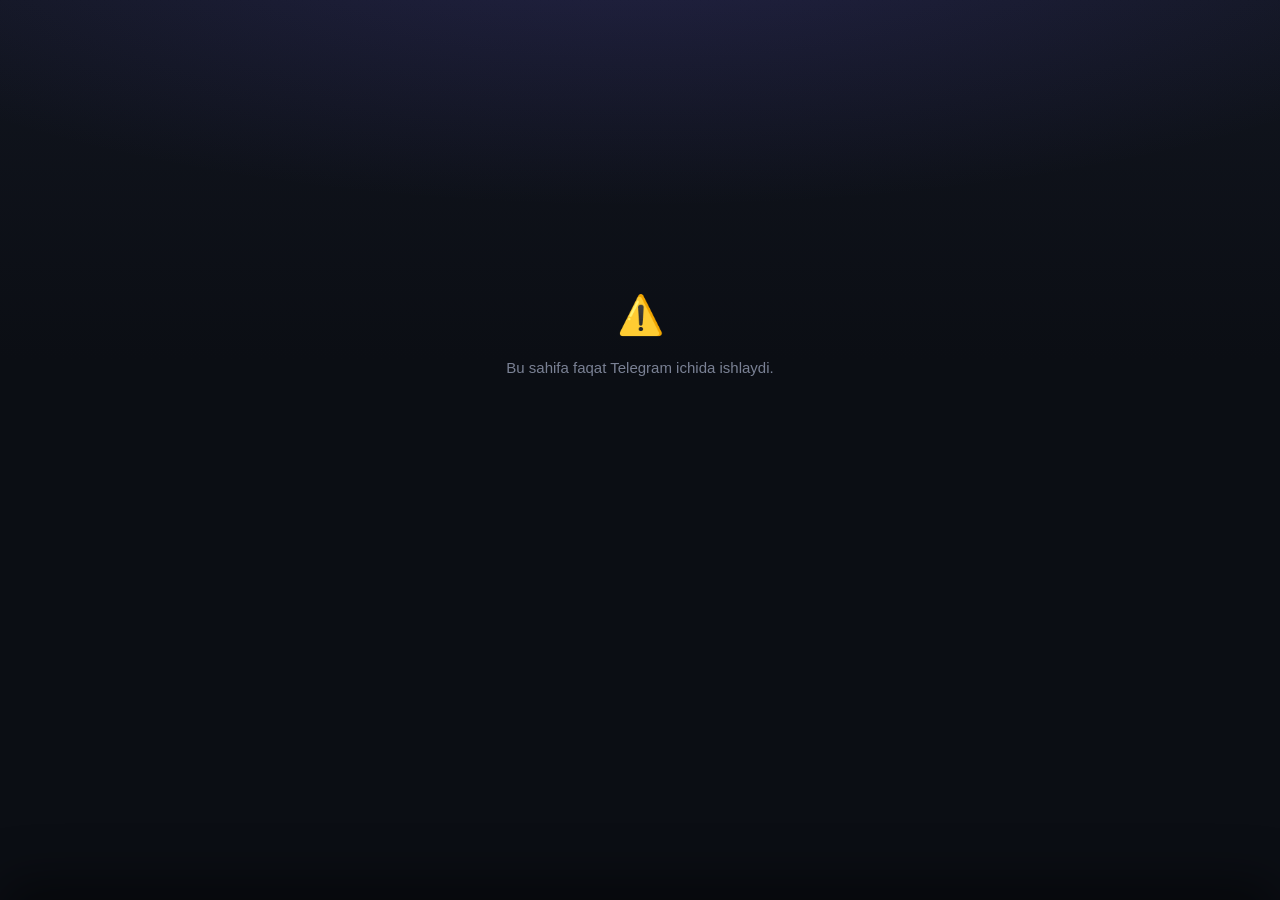
<file: webapp/static/index.html>
<!doctype html>
<html lang="uz">
<head>
<meta charset="utf-8">
<meta name="viewport" content="width=device-width, initial-scale=1, viewport-fit=cover">
<title>Maktab</title>
<script src="https://telegram.org/js/telegram-web-app.js"></script>
<link rel="stylesheet" href="style.css">
</head>
<body>

<!-- ===== Yuklanish / xato ===== -->

<div id="loading" class="center-screen">
  <div class="spinner"></div>
  <p>Yuklanmoqda...</p>
</div>

<div id="error" class="center-screen hidden">
  <div style="font-size:38px">⚠️</div>
  <p id="error-text">Xatolik yuz berdi</p>
</div>


<!-- ===== Asosiy o'ram ===== -->

<div id="app" class="wrap hidden">

  <div class="head">
    <div class="head-badge" id="head-badge">—</div>
    <div class="head-text">
      <h1 id="head-title">—</h1>
      <p id="head-sub">—</p>
    </div>
  </div>

  <div id="panes"></div>

</div>


<!-- ===== Pastki navigatsiya ===== -->

<nav class="nav hidden" id="nav"></nav>


<!-- ===== Pastdan chiquvchi oyna ===== -->

<div class="sheet-back" id="sheet-back"></div>

<div class="sheet" id="sheet">
  <div class="grabber"></div>
  <div id="sheet-body"></div>
</div>


<script src="app.js"></script>
</body>
</html>
</file>
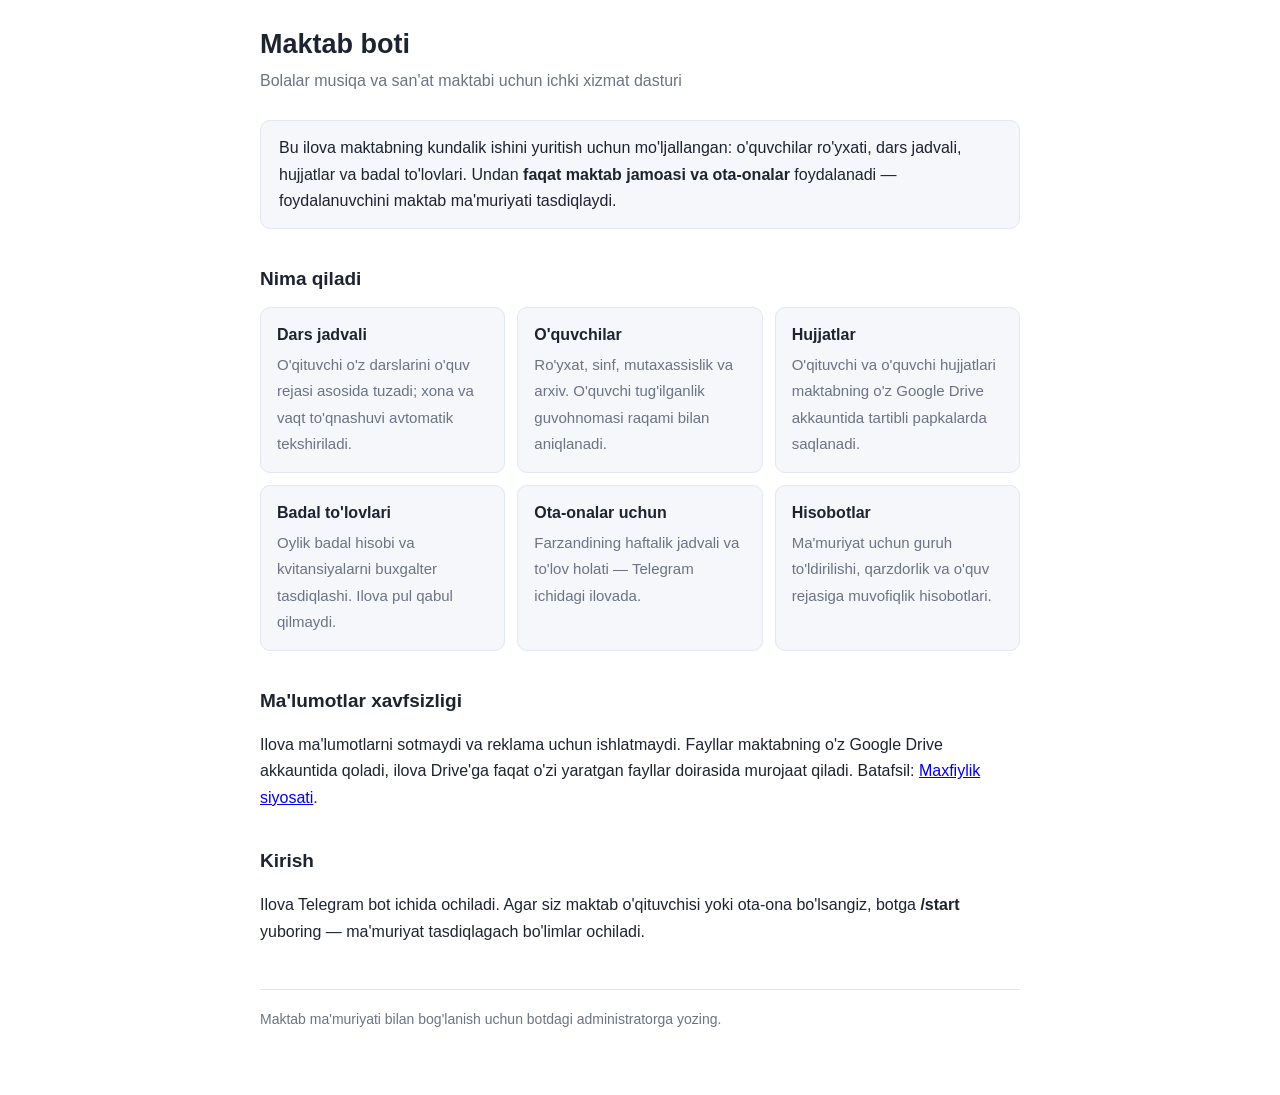
<file: webapp/static/about.html>
<!DOCTYPE html>
<html lang="uz">
<head>
<meta charset="utf-8">
<meta name="viewport" content="width=device-width, initial-scale=1">
<title>Maktab boti</title>
<style>
  :root { color-scheme: light dark; }
  body {
    margin: 0 auto; padding: 28px 20px 64px; max-width: 760px;
    font: 16px/1.65 -apple-system, "Segoe UI", Roboto, Arial, sans-serif;
    color: #1d2330; background: #fff;
  }
  @media (prefers-color-scheme: dark) {
    body { color: #e6e9ef; background: #11151f; }
    a { color: #7fb2ff; }
    .box { background: #1a2030; border-color: #2b3347; }
    .card { background: #1a2030; border-color: #2b3347; }
  }
  h1 { font-size: 27px; line-height: 1.25; margin: 0 0 6px; }
  h2 { font-size: 19px; margin: 34px 0 12px; }
  .sub { color: #6b7385; margin: 0 0 26px; }
  .box {
    background: #f5f7fb; border: 1px solid #e2e7f0;
    border-radius: 10px; padding: 14px 18px; margin: 22px 0;
  }
  .grid { display: grid; gap: 12px; grid-template-columns: repeat(auto-fit, minmax(220px, 1fr)); }
  .card {
    background: #f5f7fb; border: 1px solid #e2e7f0;
    border-radius: 10px; padding: 14px 16px;
  }
  .card b { display: block; margin-bottom: 4px; }
  .card span { color: #6b7385; font-size: 15px; }
  footer { margin-top: 44px; padding-top: 18px; border-top: 1px solid #e2e7f0; color: #6b7385; font-size: 14px; }
</style>
</head>
<body>

<h1>Maktab boti</h1>
<p class="sub">Bolalar musiqa va san'at maktabi uchun ichki xizmat dasturi</p>

<div class="box">
  Bu ilova maktabning kundalik ishini yuritish uchun mo'ljallangan:
  o'quvchilar ro'yxati, dars jadvali, hujjatlar va badal to'lovlari.
  Undan <strong>faqat maktab jamoasi va ota-onalar</strong> foydalanadi —
  foydalanuvchini maktab ma'muriyati tasdiqlaydi.
</div>

<h2>Nima qiladi</h2>

<div class="grid">
  <div class="card">
    <b>Dars jadvali</b>
    <span>O'qituvchi o'z darslarini o'quv rejasi asosida tuzadi; xona va vaqt to'qnashuvi avtomatik tekshiriladi.</span>
  </div>
  <div class="card">
    <b>O'quvchilar</b>
    <span>Ro'yxat, sinf, mutaxassislik va arxiv. O'quvchi tug'ilganlik guvohnomasi raqami bilan aniqlanadi.</span>
  </div>
  <div class="card">
    <b>Hujjatlar</b>
    <span>O'qituvchi va o'quvchi hujjatlari maktabning o'z Google Drive akkauntida tartibli papkalarda saqlanadi.</span>
  </div>
  <div class="card">
    <b>Badal to'lovlari</b>
    <span>Oylik badal hisobi va kvitansiyalarni buxgalter tasdiqlashi. Ilova pul qabul qilmaydi.</span>
  </div>
  <div class="card">
    <b>Ota-onalar uchun</b>
    <span>Farzandining haftalik jadvali va to'lov holati — Telegram ichidagi ilovada.</span>
  </div>
  <div class="card">
    <b>Hisobotlar</b>
    <span>Ma'muriyat uchun guruh to'ldirilishi, qarzdorlik va o'quv rejasiga muvofiqlik hisobotlari.</span>
  </div>
</div>

<h2>Ma'lumotlar xavfsizligi</h2>

<p>
  Ilova ma'lumotlarni sotmaydi va reklama uchun ishlatmaydi. Fayllar
  maktabning o'z Google Drive akkauntida qoladi, ilova Drive'ga faqat
  o'zi yaratgan fayllar doirasida murojaat qiladi. Batafsil:
  <a href="/privacy">Maxfiylik siyosati</a>.
</p>

<h2>Kirish</h2>

<p>
  Ilova Telegram bot ichida ochiladi. Agar siz maktab o'qituvchisi yoki
  ota-ona bo'lsangiz, botga <strong>/start</strong> yuboring — ma'muriyat
  tasdiqlagach bo'limlar ochiladi.
</p>

<footer>
  Maktab ma'muriyati bilan bog'lanish uchun botdagi administratorga yozing.
</footer>

</body>
</html>
</file>
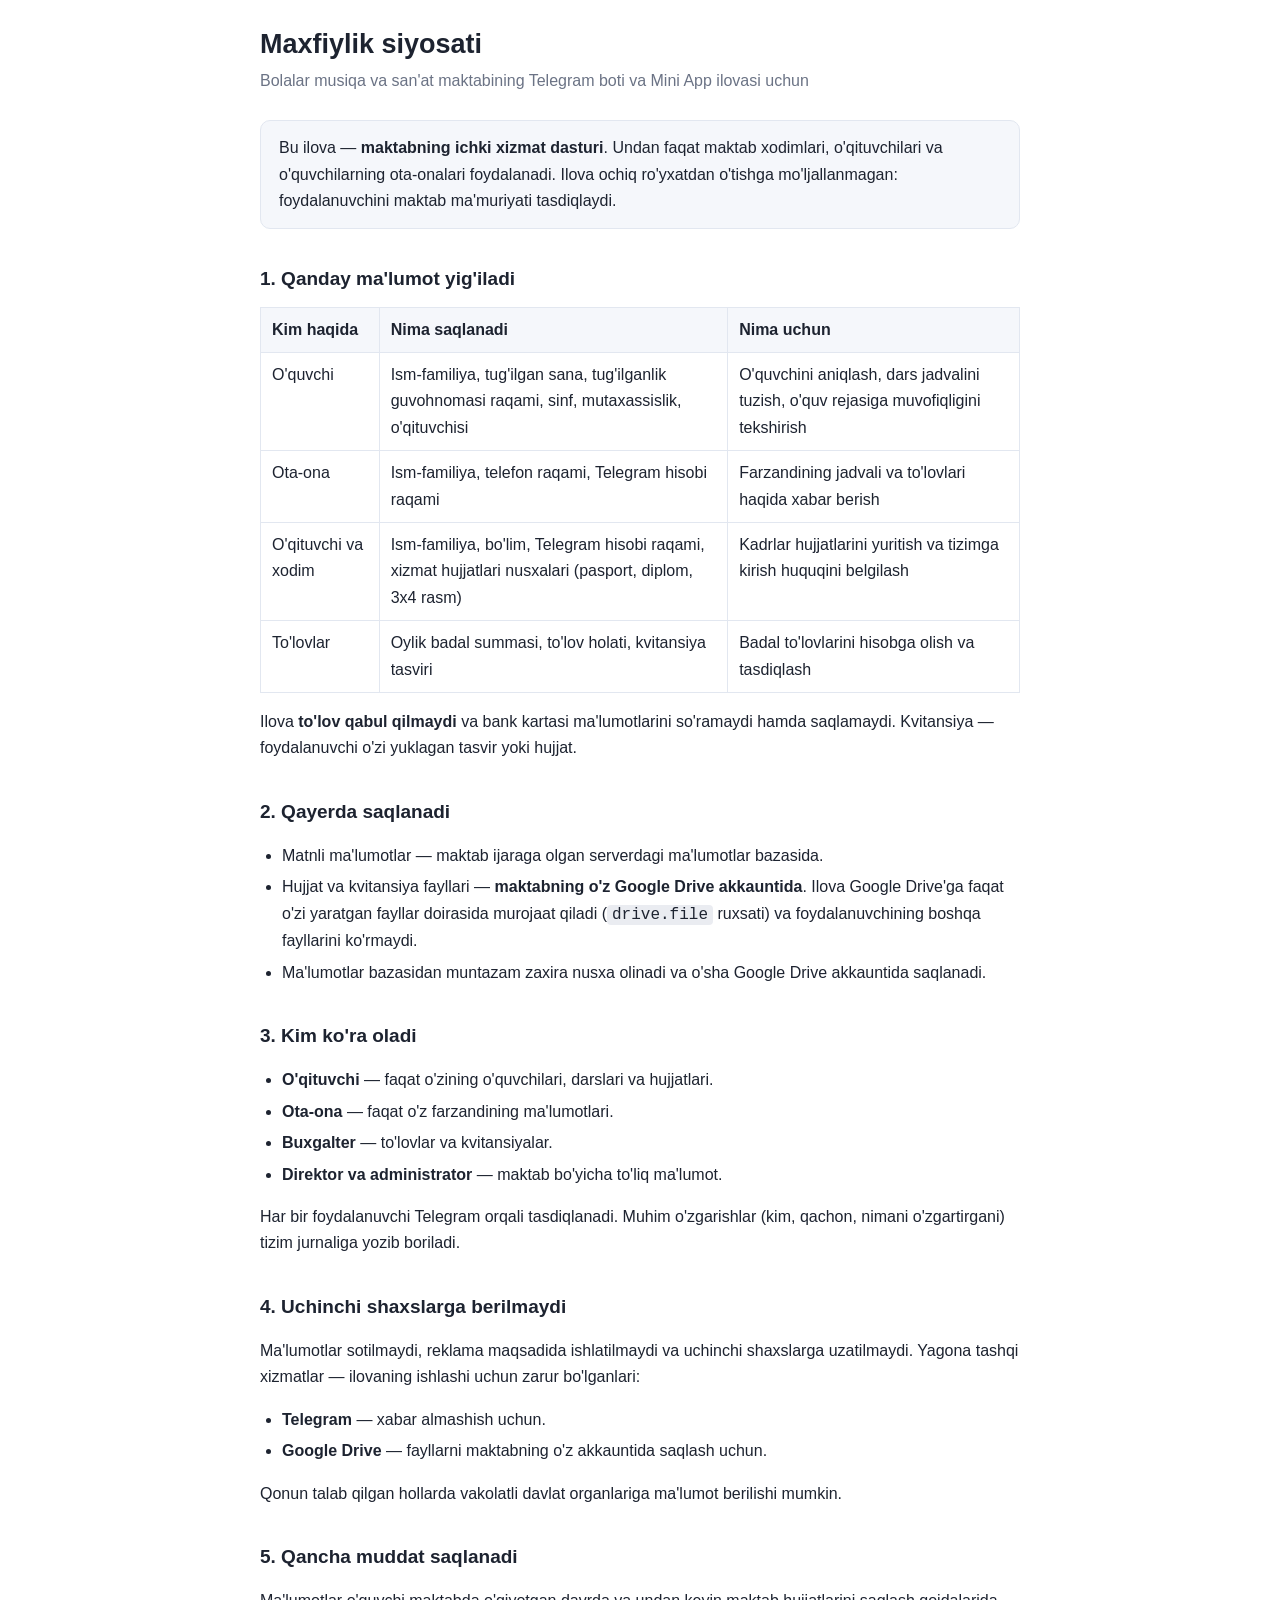
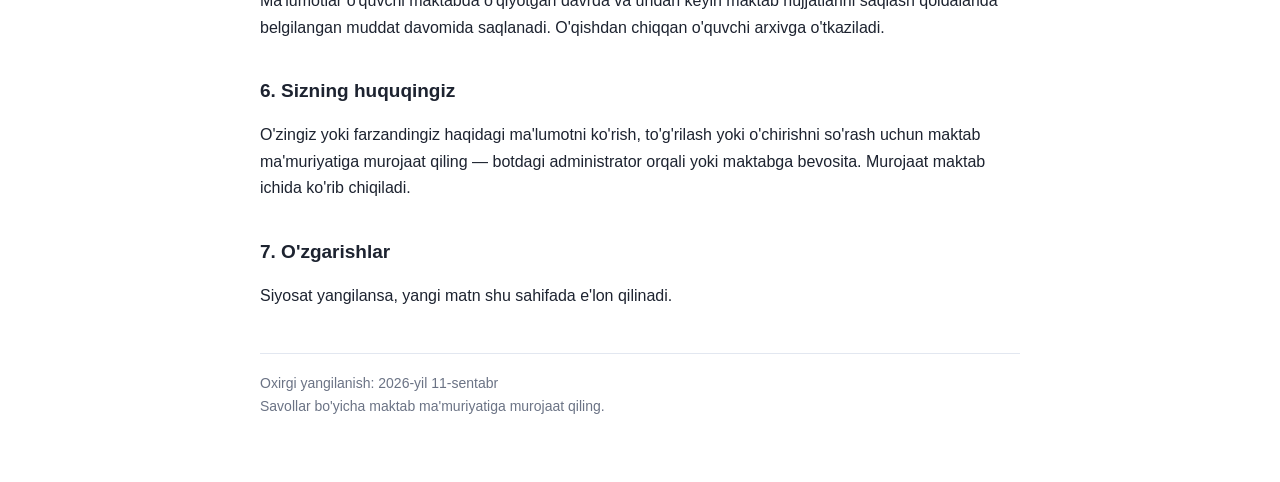
<file: webapp/static/privacy.html>
<!DOCTYPE html>
<html lang="uz">
<head>
<meta charset="utf-8">
<meta name="viewport" content="width=device-width, initial-scale=1">
<title>Maxfiylik siyosati — Maktab boti</title>
<style>
  :root { color-scheme: light dark; }
  body {
    margin: 0 auto; padding: 28px 20px 64px; max-width: 760px;
    font: 16px/1.65 -apple-system, "Segoe UI", Roboto, Arial, sans-serif;
    color: #1d2330; background: #fff;
  }
  @media (prefers-color-scheme: dark) {
    body { color: #e6e9ef; background: #11151f; }
    a { color: #7fb2ff; }
    .box { background: #1a2030; border-color: #2b3347; }
    th { background: #1a2030; }
    td, th { border-color: #2b3347; }
  }
  h1 { font-size: 27px; line-height: 1.25; margin: 0 0 6px; }
  h2 { font-size: 19px; margin: 34px 0 10px; }
  .sub { color: #6b7385; margin: 0 0 26px; }
  .box {
    background: #f5f7fb; border: 1px solid #e2e7f0;
    border-radius: 10px; padding: 14px 18px; margin: 22px 0;
  }
  table { border-collapse: collapse; width: 100%; margin: 12px 0; }
  th, td { border: 1px solid #e2e7f0; padding: 9px 11px; text-align: left; vertical-align: top; }
  th { background: #f5f7fb; font-weight: 600; }
  ul { padding-left: 22px; }
  li { margin: 5px 0; }
  code { background: rgba(127,140,170,.16); padding: 1px 5px; border-radius: 4px; }
  footer { margin-top: 44px; padding-top: 18px; border-top: 1px solid #e2e7f0; color: #6b7385; font-size: 14px; }
</style>
</head>
<body>

<h1>Maxfiylik siyosati</h1>
<p class="sub">Bolalar musiqa va san'at maktabining Telegram boti va Mini App ilovasi uchun</p>

<div class="box">
  Bu ilova — <strong>maktabning ichki xizmat dasturi</strong>. Undan faqat
  maktab xodimlari, o'qituvchilari va o'quvchilarning ota-onalari
  foydalanadi. Ilova ochiq ro'yxatdan o'tishga mo'ljallanmagan:
  foydalanuvchini maktab ma'muriyati tasdiqlaydi.
</div>

<h2>1. Qanday ma'lumot yig'iladi</h2>

<table>
  <tr><th>Kim haqida</th><th>Nima saqlanadi</th><th>Nima uchun</th></tr>
  <tr>
    <td>O'quvchi</td>
    <td>Ism-familiya, tug'ilgan sana, tug'ilganlik guvohnomasi raqami, sinf, mutaxassislik, o'qituvchisi</td>
    <td>O'quvchini aniqlash, dars jadvalini tuzish, o'quv rejasiga muvofiqligini tekshirish</td>
  </tr>
  <tr>
    <td>Ota-ona</td>
    <td>Ism-familiya, telefon raqami, Telegram hisobi raqami</td>
    <td>Farzandining jadvali va to'lovlari haqida xabar berish</td>
  </tr>
  <tr>
    <td>O'qituvchi va xodim</td>
    <td>Ism-familiya, bo'lim, Telegram hisobi raqami, xizmat hujjatlari nusxalari (pasport, diplom, 3x4 rasm)</td>
    <td>Kadrlar hujjatlarini yuritish va tizimga kirish huquqini belgilash</td>
  </tr>
  <tr>
    <td>To'lovlar</td>
    <td>Oylik badal summasi, to'lov holati, kvitansiya tasviri</td>
    <td>Badal to'lovlarini hisobga olish va tasdiqlash</td>
  </tr>
</table>

<p>
  Ilova <strong>to'lov qabul qilmaydi</strong> va bank kartasi ma'lumotlarini
  so'ramaydi hamda saqlamaydi. Kvitansiya — foydalanuvchi o'zi yuklagan
  tasvir yoki hujjat.
</p>

<h2>2. Qayerda saqlanadi</h2>

<ul>
  <li>Matnli ma'lumotlar — maktab ijaraga olgan serverdagi ma'lumotlar bazasida.</li>
  <li>Hujjat va kvitansiya fayllari — <strong>maktabning o'z Google Drive akkauntida</strong>.
      Ilova Google Drive'ga faqat o'zi yaratgan fayllar doirasida murojaat qiladi
      (<code>drive.file</code> ruxsati) va foydalanuvchining boshqa fayllarini
      ko'rmaydi.</li>
  <li>Ma'lumotlar bazasidan muntazam zaxira nusxa olinadi va o'sha
      Google Drive akkauntida saqlanadi.</li>
</ul>

<h2>3. Kim ko'ra oladi</h2>

<ul>
  <li><strong>O'qituvchi</strong> — faqat o'zining o'quvchilari, darslari va hujjatlari.</li>
  <li><strong>Ota-ona</strong> — faqat o'z farzandining ma'lumotlari.</li>
  <li><strong>Buxgalter</strong> — to'lovlar va kvitansiyalar.</li>
  <li><strong>Direktor va administrator</strong> — maktab bo'yicha to'liq ma'lumot.</li>
</ul>

<p>
  Har bir foydalanuvchi Telegram orqali tasdiqlanadi. Muhim o'zgarishlar
  (kim, qachon, nimani o'zgartirgani) tizim jurnaliga yozib boriladi.
</p>

<h2>4. Uchinchi shaxslarga berilmaydi</h2>

<p>
  Ma'lumotlar sotilmaydi, reklama maqsadida ishlatilmaydi va uchinchi
  shaxslarga uzatilmaydi. Yagona tashqi xizmatlar — ilovaning ishlashi
  uchun zarur bo'lganlari:
</p>

<ul>
  <li><strong>Telegram</strong> — xabar almashish uchun.</li>
  <li><strong>Google Drive</strong> — fayllarni maktabning o'z akkauntida saqlash uchun.</li>
</ul>

<p>
  Qonun talab qilgan hollarda vakolatli davlat organlariga ma'lumot
  berilishi mumkin.
</p>

<h2>5. Qancha muddat saqlanadi</h2>

<p>
  Ma'lumotlar o'quvchi maktabda o'qiyotgan davrda va undan keyin maktab
  hujjatlarini saqlash qoidalarida belgilangan muddat davomida saqlanadi.
  O'qishdan chiqqan o'quvchi arxivga o'tkaziladi.
</p>

<h2>6. Sizning huquqingiz</h2>

<p>
  O'zingiz yoki farzandingiz haqidagi ma'lumotni ko'rish, to'g'rilash yoki
  o'chirishni so'rash uchun maktab ma'muriyatiga murojaat qiling —
  botdagi administrator orqali yoki maktabga bevosita. Murojaat maktab
  ichida ko'rib chiqiladi.
</p>

<h2>7. O'zgarishlar</h2>

<p>
  Siyosat yangilansa, yangi matn shu sahifada e'lon qilinadi.
</p>

<footer>
  Oxirgi yangilanish: 2026-yil 11-sentabr<br>
  Savollar bo'yicha maktab ma'muriyatiga murojaat qiling.
</footer>

</body>
</html>
</file>
<file: webapp/static/style.css>
/* ==========================================================
   19-son musiqa maktabi — Mini App
   Dizayn tizimi v2
   ========================================================== */

:root {
  --bg:         #0B0E14;
  --bg-2:       #11151F;
  --sheet:      #171B26;
  --card:       rgba(255, 255, 255, 0.045);
  --card-2:     rgba(255, 255, 255, 0.07);
  --line:       rgba(255, 255, 255, 0.075);
  --line-2:     rgba(255, 255, 255, 0.12);

  --text:       #EDF0F5;
  --muted:      #7A8194;

  --accent:     #6C5CE7;
  --accent-2:   #A78BFA;
  --accent-dim: rgba(108, 92, 231, 0.16);
  --accent-glow: rgba(108, 92, 231, 0.45);

  --live:       #22D3A7;
  --live-dim:   rgba(34, 211, 167, 0.14);
  --live-glow:  rgba(34, 211, 167, 0.35);

  --warn:       #FBBF24;
  --warn-dim:   rgba(251, 191, 36, 0.14);
  --bad:        #FB7185;
  --bad-dim:    rgba(251, 113, 133, 0.14);

  --nav-h: 74px;
  --r-sm: 12px;
  --r-md: 16px;
  --r-lg: 20px;
}

* { box-sizing: border-box; -webkit-tap-highlight-color: transparent; }

button, .tab, .row, .chip, .nav-item, .seg-btn {
  -webkit-user-select: none;
  user-select: none;
}

body {
  margin: 0;
  padding: 18px 16px calc(var(--nav-h) + 26px);
  min-height: 100vh;
  background:
    radial-gradient(120% 55% at 50% -10%, rgba(108, 92, 231, 0.20) 0%, transparent 60%),
    linear-gradient(180deg, var(--bg-2) 0%, var(--bg) 40%);
  background-attachment: fixed;
  color: var(--text);
  font-family: -apple-system, BlinkMacSystemFont, "SF Pro Text",
               "Segoe UI", Roboto, "Helvetica Neue", sans-serif;
  font-size: 15px;
  line-height: 1.45;
  -webkit-font-smoothing: antialiased;
}

.wrap { max-width: 520px; margin: 0 auto; }

.hidden { display: none !important; }

/* ---------- Sarlavha ---------- */

.head {
  display: flex;
  align-items: center;
  gap: 12px;
  margin-bottom: 20px;
}

.head-badge {
  width: 44px;
  height: 44px;
  flex-shrink: 0;
  border-radius: 14px;
  display: grid;
  place-items: center;
  font-size: 16px;
  font-weight: 700;
  color: #fff;
  background: linear-gradient(140deg, var(--accent), var(--accent-2));
  box-shadow: 0 8px 22px var(--accent-glow);
}

.head-text { min-width: 0; }

.head h1 {
  font-size: 18px;
  font-weight: 700;
  letter-spacing: -0.02em;
  margin: 0;
  white-space: nowrap;
  overflow: hidden;
  text-overflow: ellipsis;
}

.head p {
  margin: 1px 0 0;
  font-size: 12.5px;
  color: var(--muted);
}

/* ---------- Ichki sahifa sarlavhasi ---------- */

.subhead {
  display: flex;
  align-items: center;
  gap: 10px;
  margin-bottom: 18px;
}

.back {
  width: 34px; height: 34px;
  flex-shrink: 0;
  border: 1px solid var(--line);
  background: var(--card);
  border-radius: 11px;
  color: var(--text);
  font-size: 17px;
  line-height: 1;
  cursor: pointer;
  display: grid;
  place-items: center;
}

.back:active { background: var(--card-2); }

.subhead-text { min-width: 0; }
.subhead h2 {
  font-size: 17px; font-weight: 700; margin: 0;
  letter-spacing: -0.02em;
  white-space: nowrap; overflow: hidden; text-overflow: ellipsis;
}
.subhead p { margin: 0; font-size: 12.5px; color: var(--muted); }

/* ---------- Statistika ---------- */

.stats {
  display: grid;
  grid-template-columns: repeat(3, 1fr);
  gap: 9px;
  margin-bottom: 24px;
}

.stat {
  position: relative;
  background: var(--card);
  border: 1px solid var(--line);
  border-radius: var(--r-md);
  padding: 13px 11px;
  overflow: hidden;
}

.stat::after {
  content: "";
  position: absolute;
  inset: 0 0 auto 0;
  height: 1px;
  background: linear-gradient(90deg, transparent, rgba(255,255,255,0.16), transparent);
}

.stat-label {
  font-size: 10px;
  font-weight: 700;
  text-transform: uppercase;
  letter-spacing: 0.07em;
  color: var(--muted);
  margin-bottom: 5px;
}

.stat-value {
  font-size: 20px;
  font-weight: 750;
  letter-spacing: -0.03em;
  font-variant-numeric: tabular-nums;
  line-height: 1.1;
}

.stat-value small {
  font-size: 11px;
  font-weight: 600;
  color: var(--muted);
  letter-spacing: 0;
}

.stat.accent .stat-value { color: var(--accent-2); }
.stat.bad    .stat-value { color: var(--bad); }
.stat.live   .stat-value { color: var(--live); }

/* ---------- Bo'lim sarlavhasi ---------- */

.sec {
  display: flex;
  align-items: center;
  gap: 9px;
  margin: 24px 0 12px;
}

.sec:first-child { margin-top: 0; }

.sec h3 {
  font-size: 12px;
  font-weight: 700;
  text-transform: uppercase;
  letter-spacing: 0.08em;
  color: var(--muted);
  margin: 0;
}

.sec .rule { flex: 1; height: 1px; background: var(--line); }

.dot-live {
  width: 7px; height: 7px;
  border-radius: 50%;
  background: var(--live);
  animation: pulse 2s infinite;
}

@keyframes pulse {
  0%   { box-shadow: 0 0 0 0 var(--live-glow); }
  70%  { box-shadow: 0 0 0 8px rgba(34,211,167,0); }
  100% { box-shadow: 0 0 0 0 rgba(34,211,167,0); }
}

/* ---------- Kartochkalar ---------- */

.card {
  background: var(--card);
  border: 1px solid var(--line);
  border-radius: var(--r-lg);
  padding: 16px;
}

.live-card, .slot-card {
  position: relative;
  background: var(--card);
  border: 1px solid var(--line);
  border-radius: 18px;
  padding: 15px 16px 15px 19px;
  margin-bottom: 10px;
  overflow: hidden;
}

.live-card::before, .slot-card::before {
  content: "";
  position: absolute;
  left: 0; top: 12px; bottom: 12px;
  width: 3px;
  border-radius: 0 3px 3px 0;
  background: var(--line-2);
}

.live-card::before { background: var(--live); box-shadow: 0 0 14px var(--live-glow); }

.slot-card.today::before { background: var(--accent); box-shadow: 0 0 14px var(--accent-glow); }
.slot-card.today { background: rgba(108, 92, 231, 0.08); border-color: rgba(108,92,231,0.26); }

.slot-card.tappable { cursor: pointer; }
.slot-card.tappable:active { background: var(--card-2); }

.lc-top {
  display: flex;
  align-items: center;
  justify-content: space-between;
  gap: 10px;
  margin-bottom: 3px;
}

.lc-room { font-size: 17px; font-weight: 700; letter-spacing: -0.02em; }

.lc-time {
  font-size: 12px;
  font-weight: 700;
  border-radius: 99px;
  padding: 4px 10px;
  font-variant-numeric: tabular-nums;
  color: var(--live);
  background: var(--live-dim);
}

.slot-card .lc-time { color: var(--muted); background: rgba(255,255,255,0.05); }
.slot-card.today .lc-time { color: var(--accent-2); background: var(--accent-dim); }

.lc-day {
  font-size: 11px;
  font-weight: 700;
  text-transform: uppercase;
  letter-spacing: 0.07em;
  color: var(--muted);
}

.slot-card.today .lc-day { color: var(--accent-2); }

.tag-today {
  font-size: 9.5px;
  font-weight: 800;
  letter-spacing: 0.06em;
  padding: 2px 7px;
  border-radius: 99px;
  background: var(--accent);
  color: #fff;
  margin-left: 6px;
}

.lc-title { font-size: 15.5px; font-weight: 650; margin: 2px 0 1px; }
.lc-sub { font-size: 12.5px; color: var(--muted); }

.chips { display: flex; flex-wrap: wrap; gap: 6px; margin-top: 11px; }

.chip {
  font-size: 12px;
  padding: 5px 10px;
  border-radius: 99px;
  background: rgba(255,255,255,0.05);
  border: 1px solid var(--line);
}

/* ---------- Ro'yxat qatori ---------- */

.row {
  display: flex;
  align-items: center;
  gap: 12px;
  background: var(--card);
  border: 1px solid var(--line);
  border-radius: var(--r-md);
  padding: 13px 15px;
  margin-bottom: 9px;
}

.row.tappable { cursor: pointer; }
.row.tappable:active { background: var(--card-2); }

.row-ava {
  width: 38px; height: 38px;
  flex-shrink: 0;
  border-radius: 12px;
  display: grid;
  place-items: center;
  font-size: 13px;
  font-weight: 700;
  background: var(--accent-dim);
  color: var(--accent-2);
  border: 1px solid rgba(167,139,250,0.22);
}

.row-main { flex: 1; min-width: 0; }

.row-title {
  font-size: 14.5px;
  font-weight: 600;
  white-space: nowrap; overflow: hidden; text-overflow: ellipsis;
}

.row-sub { font-size: 12px; color: var(--muted); margin-top: 1px; }

.row-right { flex-shrink: 0; text-align: right; }

.amount {
  font-size: 13.5px;
  font-weight: 700;
  font-variant-numeric: tabular-nums;
}
.amount.bad { color: var(--bad); }
.amount.ok  { color: var(--live); }

.chevron { color: var(--muted); opacity: 0.45; font-size: 19px; line-height: 1; flex-shrink: 0; }

.pill {
  display: inline-block;
  font-size: 11.5px;
  font-weight: 700;
  padding: 4px 10px;
  border-radius: 99px;
}
.pill.ok      { background: var(--live-dim); color: var(--live); }
.pill.pending { background: var(--warn-dim); color: var(--warn); }
.pill.bad     { background: var(--bad-dim);  color: var(--bad); }
.pill.dim     { background: rgba(255,255,255,0.06); color: var(--muted); }

/* ---------- Profil kartasi (ota-ona) ---------- */

.profile {
  text-align: center;
  padding: 4px 0 22px;
}

.profile .ava {
  width: 78px; height: 78px;
  border-radius: 50%;
  margin: 0 auto 14px;
  display: grid;
  place-items: center;
  font-size: 26px;
  font-weight: 750;
  color: #fff;
  background: linear-gradient(140deg, var(--accent), var(--accent-2));
  box-shadow: 0 10px 30px var(--accent-glow);
}

.profile h2 {
  font-size: 20px;
  font-weight: 700;
  letter-spacing: -0.02em;
  margin: 0 0 10px;
  line-height: 1.25;
}

.pill-row { display: flex; flex-wrap: wrap; gap: 6px; justify-content: center; }

.pill-out {
  font-size: 12.5px;
  font-weight: 600;
  padding: 5px 12px;
  border-radius: 99px;
  background: var(--card);
  border: 1px solid var(--line);
  color: var(--muted);
}

.pill-out.strong {
  background: var(--accent-dim);
  border-color: rgba(167,139,250,0.28);
  color: var(--accent-2);
}

/* ---------- Bo'sh holat ---------- */

.empty {
  text-align: center;
  color: var(--muted);
  font-size: 13.5px;
  padding: 26px 16px;
  background: var(--card);
  border: 1px dashed var(--line);
  border-radius: var(--r-md);
}

/* ---------- Yuklanish / xato ---------- */

.center-screen {
  display: flex;
  flex-direction: column;
  align-items: center;
  justify-content: center;
  min-height: 70vh;
  gap: 14px;
  text-align: center;
  color: var(--muted);
}

.spinner {
  width: 30px; height: 30px;
  border: 2.5px solid var(--line-2);
  border-top-color: var(--accent-2);
  border-radius: 50%;
  animation: spin 0.7s linear infinite;
}

@keyframes spin { to { transform: rotate(360deg); } }

.center-screen p { margin: 0; white-space: pre-line; max-width: 300px; }

/* ---------- Tugmalar ---------- */

.btn {
  display: block;
  width: 100%;
  padding: 15px;
  border: none;
  border-radius: 15px;
  font-family: inherit;
  font-size: 15px;
  font-weight: 700;
  color: #fff;
  background: linear-gradient(135deg, var(--accent), var(--accent-2));
  box-shadow: 0 8px 26px var(--accent-glow);
  cursor: pointer;
}

.btn:active { transform: scale(0.99); opacity: 0.92; }

.btn.ghost {
  background: var(--card);
  border: 1px solid var(--line);
  box-shadow: none;
  color: var(--text);
}

.btn.danger {
  background: var(--bad-dim);
  border: 1px solid rgba(251,113,133,0.25);
  box-shadow: none;
  color: var(--bad);
  font-size: 14px;
  padding: 13px;
}

/* Tasdiqlash tugmasi - buxgalter panelida rad etish (.danger)
   bilan yonma-yon turadi, shuning uchun rangi ham juft bo'lsin. */

.btn.ok {
  background: var(--live-dim);
  border: 1px solid rgba(52,211,153,0.25);
  box-shadow: none;
  color: var(--live);
  font-size: 14px;
  padding: 13px;
}


.fab {
  position: fixed;
  right: 18px;
  bottom: calc(var(--nav-h) + 16px);
  width: 54px; height: 54px;
  border-radius: 18px;
  border: none;
  font-size: 26px;
  line-height: 1;
  color: #fff;
  background: linear-gradient(135deg, var(--accent), var(--accent-2));
  box-shadow: 0 10px 28px var(--accent-glow);
  cursor: pointer;
  z-index: 15;
}

.fab:active { transform: scale(0.94); }

/* ---------- Forma ---------- */

.label {
  display: block;
  font-size: 11px;
  font-weight: 700;
  text-transform: uppercase;
  letter-spacing: 0.06em;
  color: var(--muted);
  margin: 16px 0 7px;
}

.input, .select {
  display: block;
  width: 100%;
  background: rgba(255,255,255,0.04);
  border: 1px solid var(--line);
  border-radius: 14px;
  padding: 13px 14px;
  font-size: 15px;
  font-family: inherit;
  color: var(--text);
  appearance: none;
  -webkit-appearance: none;
  color-scheme: dark;
}

.select {
  background-image: url("data:image/svg+xml;charset=utf-8,%3Csvg xmlns='http://www.w3.org/2000/svg' width='12' height='8'%3E%3Cpath fill='none' stroke='%237A8194' stroke-width='1.8' d='M1 1.5l5 5 5-5'/%3E%3C/svg%3E");
  background-repeat: no-repeat;
  background-position: right 14px center;
  padding-right: 38px;
}

.input:focus, .select:focus {
  outline: none;
  border-color: var(--accent);
  box-shadow: 0 0 0 3px var(--accent-dim);
}

.input::placeholder { color: rgba(122,129,148,0.7); }

.grid-2 { display: grid; grid-template-columns: 1fr 1fr; gap: 10px; }

/* ---------- Pastki navigatsiya ---------- */

.nav {
  position: fixed;
  left: 0; right: 0; bottom: 0;
  height: calc(var(--nav-h) + env(safe-area-inset-bottom, 0px));
  padding-bottom: env(safe-area-inset-bottom, 0px);
  display: flex;
  align-items: center;
  background: rgba(11, 14, 20, 0.85);
  backdrop-filter: blur(22px) saturate(160%);
  -webkit-backdrop-filter: blur(22px) saturate(160%);
  border-top: 1px solid var(--line);
  z-index: 20;
}

.nav-item {
  position: relative;
  flex: 1;
  display: flex;
  flex-direction: column;
  align-items: center;
  gap: 4px;
  padding: 9px 2px;
  border: none;
  background: none;
  color: var(--muted);
  font-family: inherit;
  font-size: 10.5px;
  font-weight: 600;
  cursor: pointer;
  transition: color 0.18s ease;
}

.nav-item svg {
  width: 21px; height: 21px;
  stroke-width: 1.9;
  fill: none;
  stroke: currentColor;
  stroke-linecap: round;
  stroke-linejoin: round;
}

.nav-item.on { color: var(--accent-2); }

.nav-item.on::before {
  content: "";
  position: absolute;
  top: 5px;
  width: 44px; height: 30px;
  border-radius: 12px;
  background: var(--accent-dim);
  box-shadow: 0 0 18px var(--accent-glow);
  z-index: -1;
}

/* ---------- Pastdan chiquvchi oyna ---------- */

.sheet-back {
  position: fixed; inset: 0;
  background: rgba(0,0,0,0.55);
  backdrop-filter: blur(3px);
  z-index: 30;
  opacity: 0;
  pointer-events: none;
  transition: opacity 0.25s ease;
}

.sheet-back.open { opacity: 1; pointer-events: auto; }

.sheet {
  position: fixed;
  left: 0; right: 0; bottom: 0;
  z-index: 31;
  max-height: 88vh;
  overflow-y: auto;
  background: linear-gradient(180deg, var(--sheet) 0%, #10131B 100%);
  border-top: 1px solid var(--line-2);
  border-radius: 24px 24px 0 0;
  padding: 12px 18px calc(26px + env(safe-area-inset-bottom, 0px));
  transform: translateY(102%);
  transition: transform 0.3s cubic-bezier(0.32, 0.72, 0, 1);
  box-shadow: 0 -18px 50px rgba(0,0,0,0.5);
}

.sheet.open { transform: none; }

.grabber {
  width: 38px; height: 4px;
  border-radius: 99px;
  background: rgba(255,255,255,0.18);
  margin: 0 auto 16px;
}

.sheet h3 {
  font-size: 18px;
  font-weight: 700;
  letter-spacing: -0.02em;
  margin: 0 0 3px;
}

.sheet .sheet-sub { font-size: 13px; color: var(--muted); margin: 0 0 16px; }

/* Xona tanlash ostidagi izoh: nechta xona band, nechtasi bo'sh */
.hint { font-size: 12px; color: var(--muted); margin: 6px 0 0; }

.kv {
  display: flex;
  justify-content: space-between;
  gap: 12px;
  padding: 11px 0;
  border-bottom: 1px solid var(--line);
  font-size: 14px;
}
.kv:last-of-type { border-bottom: none; }
.kv span:first-child { color: var(--muted); }
.kv span:last-child { font-weight: 600; text-align: right; }

/* ---------- Animatsiya ---------- */

.pane { animation: rise 0.24s ease; }

@keyframes rise {
  from { opacity: 0; transform: translateY(7px); }
  to   { opacity: 1; transform: none; }
}

/* ---------- Ko'rish rejimi (admin o'qituvchi sifatida) ---------- */

.view-banner {
  display: flex;
  align-items: center;
  justify-content: space-between;
  gap: 10px;
  margin-bottom: 14px;
  padding: 10px 12px;
  border-radius: 13px;
  background: var(--accent-dim);
  border: 1px solid var(--line-2);
  font-size: 12.5px;
  font-weight: 600;
  color: var(--text);
}

.view-exit {
  flex-shrink: 0;
  padding: 7px 13px;
  border: none;
  border-radius: 10px;
  font-family: inherit;
  font-size: 12.5px;
  font-weight: 700;
  color: #fff;
  background: linear-gradient(135deg, var(--accent), var(--accent-2));
  cursor: pointer;
}

.view-exit:active { transform: scale(0.98); opacity: 0.9; }

/* ---------- Kun tugmalari (bir ekran - bir kun) ---------- */

.daybar {
  display: flex;
  gap: 5px;
  margin-bottom: 14px;
}

.daybtn {
  flex: 1;
  padding: 11px 0 9px;
  border-radius: 13px;
  border: 1px solid var(--line);
  background: var(--card);
  color: var(--muted);
  font-family: inherit;
  font-size: 13px;
  font-weight: 650;
  cursor: pointer;
}

.daybtn.on {
  background: linear-gradient(135deg, var(--accent), var(--accent-2));
  border-color: transparent;
  color: #fff;
  box-shadow: 0 6px 18px var(--accent-glow);
}

.daybtn:active { transform: scale(0.97); }

/* nuqta - o'sha kuni dars bor */

.daybtn u {
  display: block;
  width: 4px;
  height: 4px;
  margin: 5px auto 0;
  border-radius: 99px;
  background: var(--accent-2);
}

.daybtn.on u { background: rgba(255, 255, 255, 0.9); }

.daytitle {
  margin: 0 2px 12px;
  font-size: 13px;
  font-weight: 620;
  color: var(--muted);
}

/* kun ichida sana emas, VAQT asosiy - shuning uchun yirikroq */

.lc-time.big {
  font-size: 19px;
  font-weight: 750;
  letter-spacing: -0.02em;
  color: var(--text);
  background: none;
  padding: 0;
}

.slot-card.joined { border-style: dashed; }

/* ---------- Pul: to'liq son, uzuni kichrayadi ---------- */

.bignum { font-variant-numeric: tabular-nums; letter-spacing: -0.03em; }
.bignum.small { font-size: 17px; }
.bignum.tiny  { font-size: 14px; }
</file>
